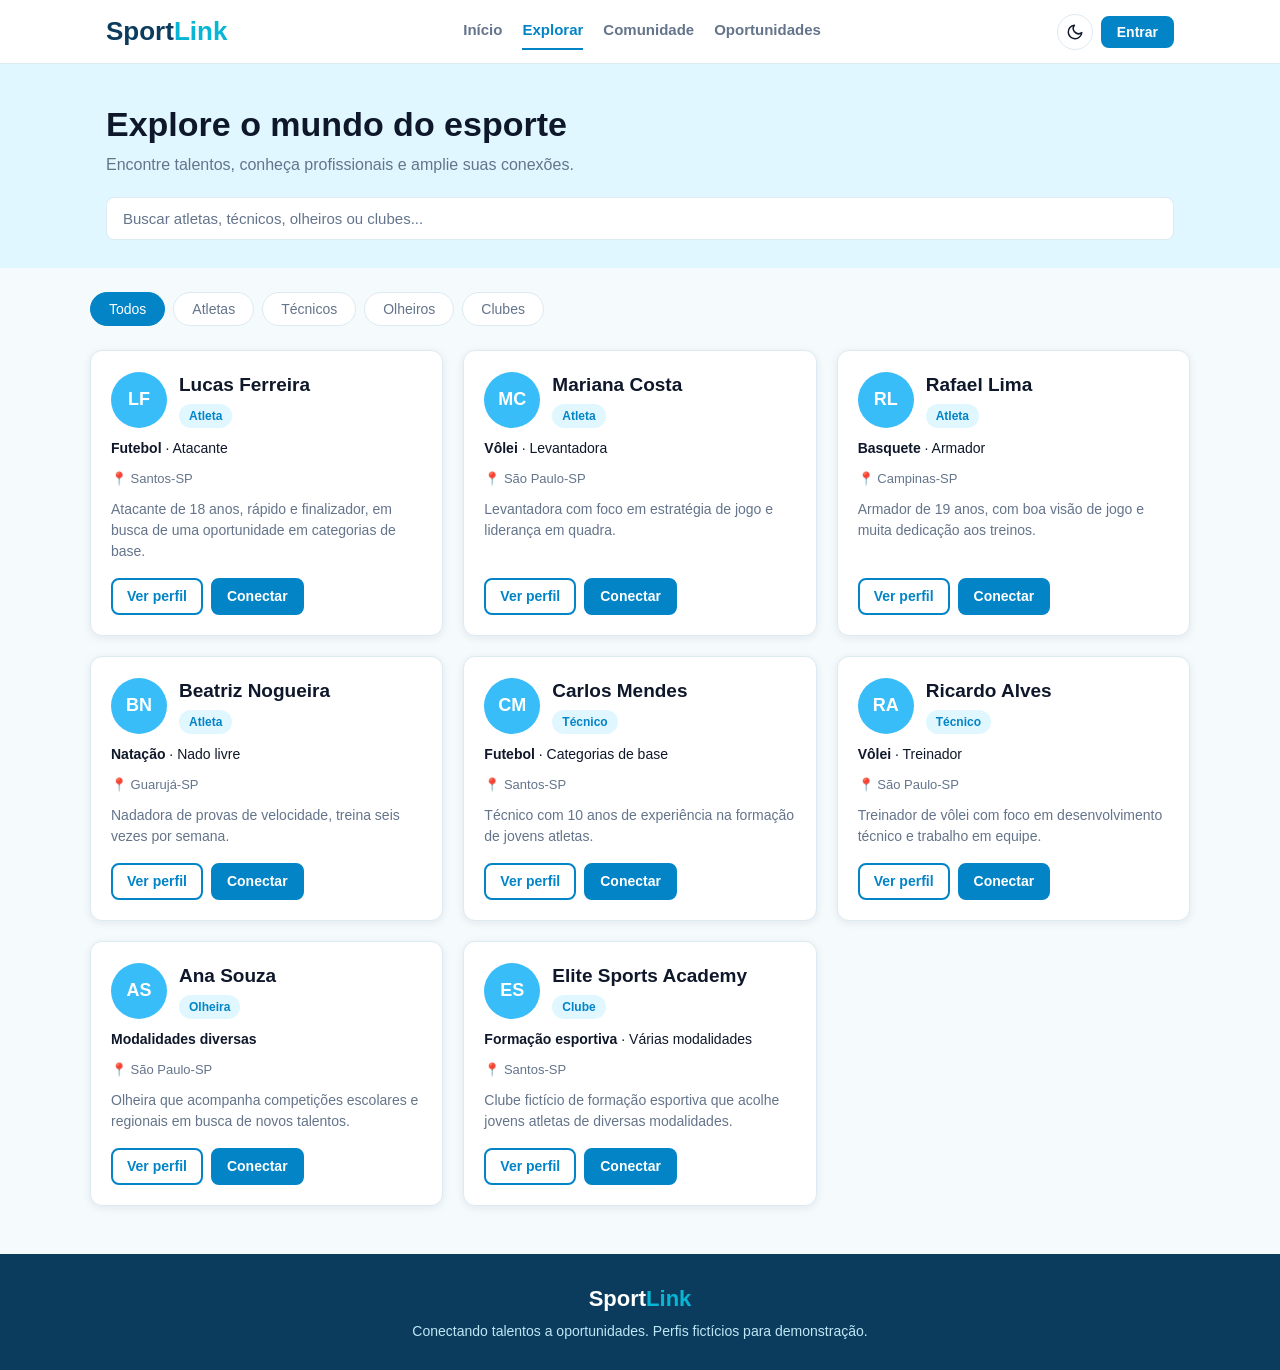
<file: explorar.html>
<!DOCTYPE html>
<html lang="pt-BR">
<head>
    <meta charset="UTF-8">
    <meta name="viewport" content="width=device-width, initial-scale=1.0">
    <title>Explorar - SportLink</title>
    <script>
        // aplica o tema salvo antes de desenhar a página
        if (localStorage.getItem("tema") === "escuro") {
            document.documentElement.setAttribute("data-theme", "dark");
        }
    </script>
    <link rel="stylesheet" href="style.css">
    <script src="script.js" defer></script>
</head>
<body>

    <!-- CABEÇALHO -->
    <header class="cabecalho">
        <div class="cabecalho-conteudo">
            <a href="index.html" class="logo">Sport<span>Link</span></a>
            <button class="botao-menu" id="botaoMenu">☰</button>
            <nav class="navegacao" id="menuNavegacao">
                <a href="index.html" class="link-menu">Início</a>
                <a href="explorar.html" class="link-menu ativo">Explorar</a>
                <a href="feed.html" class="link-menu">Comunidade</a>
                <a href="oportunidades.html" class="link-menu">Oportunidades</a>
            </nav>
            <div class="botoes-cabecalho">
                <button class="botao-tema" id="botaoTema" type="button" aria-label="Alternar tema claro/escuro" title="Alternar tema">
                    <svg class="icone-lua" viewBox="0 0 24 24"><path d="M21 12.8A9 9 0 1 1 11.2 3a7 7 0 0 0 9.8 9.8z"></path></svg>
                    <svg class="icone-sol" viewBox="0 0 24 24"><circle cx="12" cy="12" r="4"></circle><path d="M12 2v2M12 20v2M4.9 4.9l1.4 1.4M17.7 17.7l1.4 1.4M2 12h2M20 12h2M4.9 19.1l1.4-1.4M17.7 6.3l1.4-1.4"></path></svg>
                </button>
                <button class="botao botao-pequeno" id="botaoEntrar">Entrar</button>
                <div class="area-usuario escondido" id="areaUsuario">
                    <a href="perfil.html" class="link-usuario" id="linkUsuario"><span id="nomeUsuario"></span><small id="tipoUsuario"></small></a>
                    <button class="botao botao-contorno botao-pequeno" id="botaoSair">Sair</button>
                </div>
            </div>
        </div>
    </header>

    <main>
        <section class="topo-pagina">
            <div class="container">
                <h1>Explore o mundo do esporte</h1>
                <p>Encontre talentos, conheça profissionais e amplie suas conexões.</p>
                <input type="text" id="buscaPessoas" class="campo-texto" placeholder="Buscar atletas, técnicos, olheiros ou clubes...">
            </div>
        </section>

        <section class="container secao" style="padding-top: 8px;">
            <!-- FILTROS -->
            <div class="filtros">
                <button class="filtro filtro-pessoa ativo" data-filtro="todos">Todos</button>
                <button class="filtro filtro-pessoa" data-filtro="atleta">Atletas</button>
                <button class="filtro filtro-pessoa" data-filtro="tecnico">Técnicos</button>
                <button class="filtro filtro-pessoa" data-filtro="olheiro">Olheiros</button>
                <button class="filtro filtro-pessoa" data-filtro="clube">Clubes</button>
            </div>

            <!-- CARDS (perfis fictícios) -->
            <div class="grade">

                <article class="card card-pessoa" data-tipo="atleta">
                    <div class="pessoa-topo">
                        <div class="avatar">LF</div>
                        <div>
                            <h3>Lucas Ferreira</h3>
                            <span class="etiqueta">Atleta</span>
                        </div>
                    </div>
                    <p class="info"><strong>Futebol</strong> · Atacante</p>
                    <p class="legenda">📍 Santos-SP</p>
                    <p class="descricao">Atacante de 18 anos, rápido e finalizador, em busca de uma oportunidade em categorias de base.</p>
                    <div class="botoes-card">
                        <a href="perfil.html?id=lucas" class="botao botao-contorno botao-pequeno">Ver perfil</a>
                        <button class="botao botao-pequeno botao-conectar">Conectar</button>
                    </div>
                </article>

                <article class="card card-pessoa" data-tipo="atleta">
                    <div class="pessoa-topo">
                        <div class="avatar">MC</div>
                        <div>
                            <h3>Mariana Costa</h3>
                            <span class="etiqueta">Atleta</span>
                        </div>
                    </div>
                    <p class="info"><strong>Vôlei</strong> · Levantadora</p>
                    <p class="legenda">📍 São Paulo-SP</p>
                    <p class="descricao">Levantadora com foco em estratégia de jogo e liderança em quadra.</p>
                    <div class="botoes-card">
                        <a href="perfil.html?id=mariana" class="botao botao-contorno botao-pequeno">Ver perfil</a>
                        <button class="botao botao-pequeno botao-conectar">Conectar</button>
                    </div>
                </article>

                <article class="card card-pessoa" data-tipo="atleta">
                    <div class="pessoa-topo">
                        <div class="avatar">RL</div>
                        <div>
                            <h3>Rafael Lima</h3>
                            <span class="etiqueta">Atleta</span>
                        </div>
                    </div>
                    <p class="info"><strong>Basquete</strong> · Armador</p>
                    <p class="legenda">📍 Campinas-SP</p>
                    <p class="descricao">Armador de 19 anos, com boa visão de jogo e muita dedicação aos treinos.</p>
                    <div class="botoes-card">
                        <a href="perfil.html?id=rafael" class="botao botao-contorno botao-pequeno">Ver perfil</a>
                        <button class="botao botao-pequeno botao-conectar">Conectar</button>
                    </div>
                </article>

                <article class="card card-pessoa" data-tipo="atleta">
                    <div class="pessoa-topo">
                        <div class="avatar">BN</div>
                        <div>
                            <h3>Beatriz Nogueira</h3>
                            <span class="etiqueta">Atleta</span>
                        </div>
                    </div>
                    <p class="info"><strong>Natação</strong> · Nado livre</p>
                    <p class="legenda">📍 Guarujá-SP</p>
                    <p class="descricao">Nadadora de provas de velocidade, treina seis vezes por semana.</p>
                    <div class="botoes-card">
                        <a href="perfil.html?id=beatriz" class="botao botao-contorno botao-pequeno">Ver perfil</a>
                        <button class="botao botao-pequeno botao-conectar">Conectar</button>
                    </div>
                </article>

                <article class="card card-pessoa" data-tipo="tecnico">
                    <div class="pessoa-topo">
                        <div class="avatar">CM</div>
                        <div>
                            <h3>Carlos Mendes</h3>
                            <span class="etiqueta">Técnico</span>
                        </div>
                    </div>
                    <p class="info"><strong>Futebol</strong> · Categorias de base</p>
                    <p class="legenda">📍 Santos-SP</p>
                    <p class="descricao">Técnico com 10 anos de experiência na formação de jovens atletas.</p>
                    <div class="botoes-card">
                        <a href="perfil.html?id=carlos" class="botao botao-contorno botao-pequeno">Ver perfil</a>
                        <button class="botao botao-pequeno botao-conectar">Conectar</button>
                    </div>
                </article>

                <article class="card card-pessoa" data-tipo="tecnico">
                    <div class="pessoa-topo">
                        <div class="avatar">RA</div>
                        <div>
                            <h3>Ricardo Alves</h3>
                            <span class="etiqueta">Técnico</span>
                        </div>
                    </div>
                    <p class="info"><strong>Vôlei</strong> · Treinador</p>
                    <p class="legenda">📍 São Paulo-SP</p>
                    <p class="descricao">Treinador de vôlei com foco em desenvolvimento técnico e trabalho em equipe.</p>
                    <div class="botoes-card">
                        <a href="perfil.html?id=ricardo" class="botao botao-contorno botao-pequeno">Ver perfil</a>
                        <button class="botao botao-pequeno botao-conectar">Conectar</button>
                    </div>
                </article>

                <article class="card card-pessoa" data-tipo="olheiro">
                    <div class="pessoa-topo">
                        <div class="avatar">AS</div>
                        <div>
                            <h3>Ana Souza</h3>
                            <span class="etiqueta">Olheira</span>
                        </div>
                    </div>
                    <p class="info"><strong>Modalidades diversas</strong></p>
                    <p class="legenda">📍 São Paulo-SP</p>
                    <p class="descricao">Olheira que acompanha competições escolares e regionais em busca de novos talentos.</p>
                    <div class="botoes-card">
                        <a href="perfil.html?id=ana" class="botao botao-contorno botao-pequeno">Ver perfil</a>
                        <button class="botao botao-pequeno botao-conectar">Conectar</button>
                    </div>
                </article>

                <article class="card card-pessoa" data-tipo="clube">
                    <div class="pessoa-topo">
                        <div class="avatar">ES</div>
                        <div>
                            <h3>Elite Sports Academy</h3>
                            <span class="etiqueta">Clube</span>
                        </div>
                    </div>
                    <p class="info"><strong>Formação esportiva</strong> · Várias modalidades</p>
                    <p class="legenda">📍 Santos-SP</p>
                    <p class="descricao">Clube fictício de formação esportiva que acolhe jovens atletas de diversas modalidades.</p>
                    <div class="botoes-card">
                        <a href="perfil.html?id=elite" class="botao botao-contorno botao-pequeno">Ver perfil</a>
                        <button class="botao botao-pequeno botao-conectar">Conectar</button>
                    </div>
                </article>

            </div>

            <p id="mensagemVazia" class="mensagem-vazia escondido">Nenhum resultado encontrado. Tente outra busca.</p>
        </section>
    </main>

    <!-- RODAPÉ -->
    <footer class="rodape">
        <div class="logo">Sport<span>Link</span></div>
        <p>Conectando talentos a oportunidades. Perfis fictícios para demonstração.</p>
    </footer>

</body>
</html>
</file>
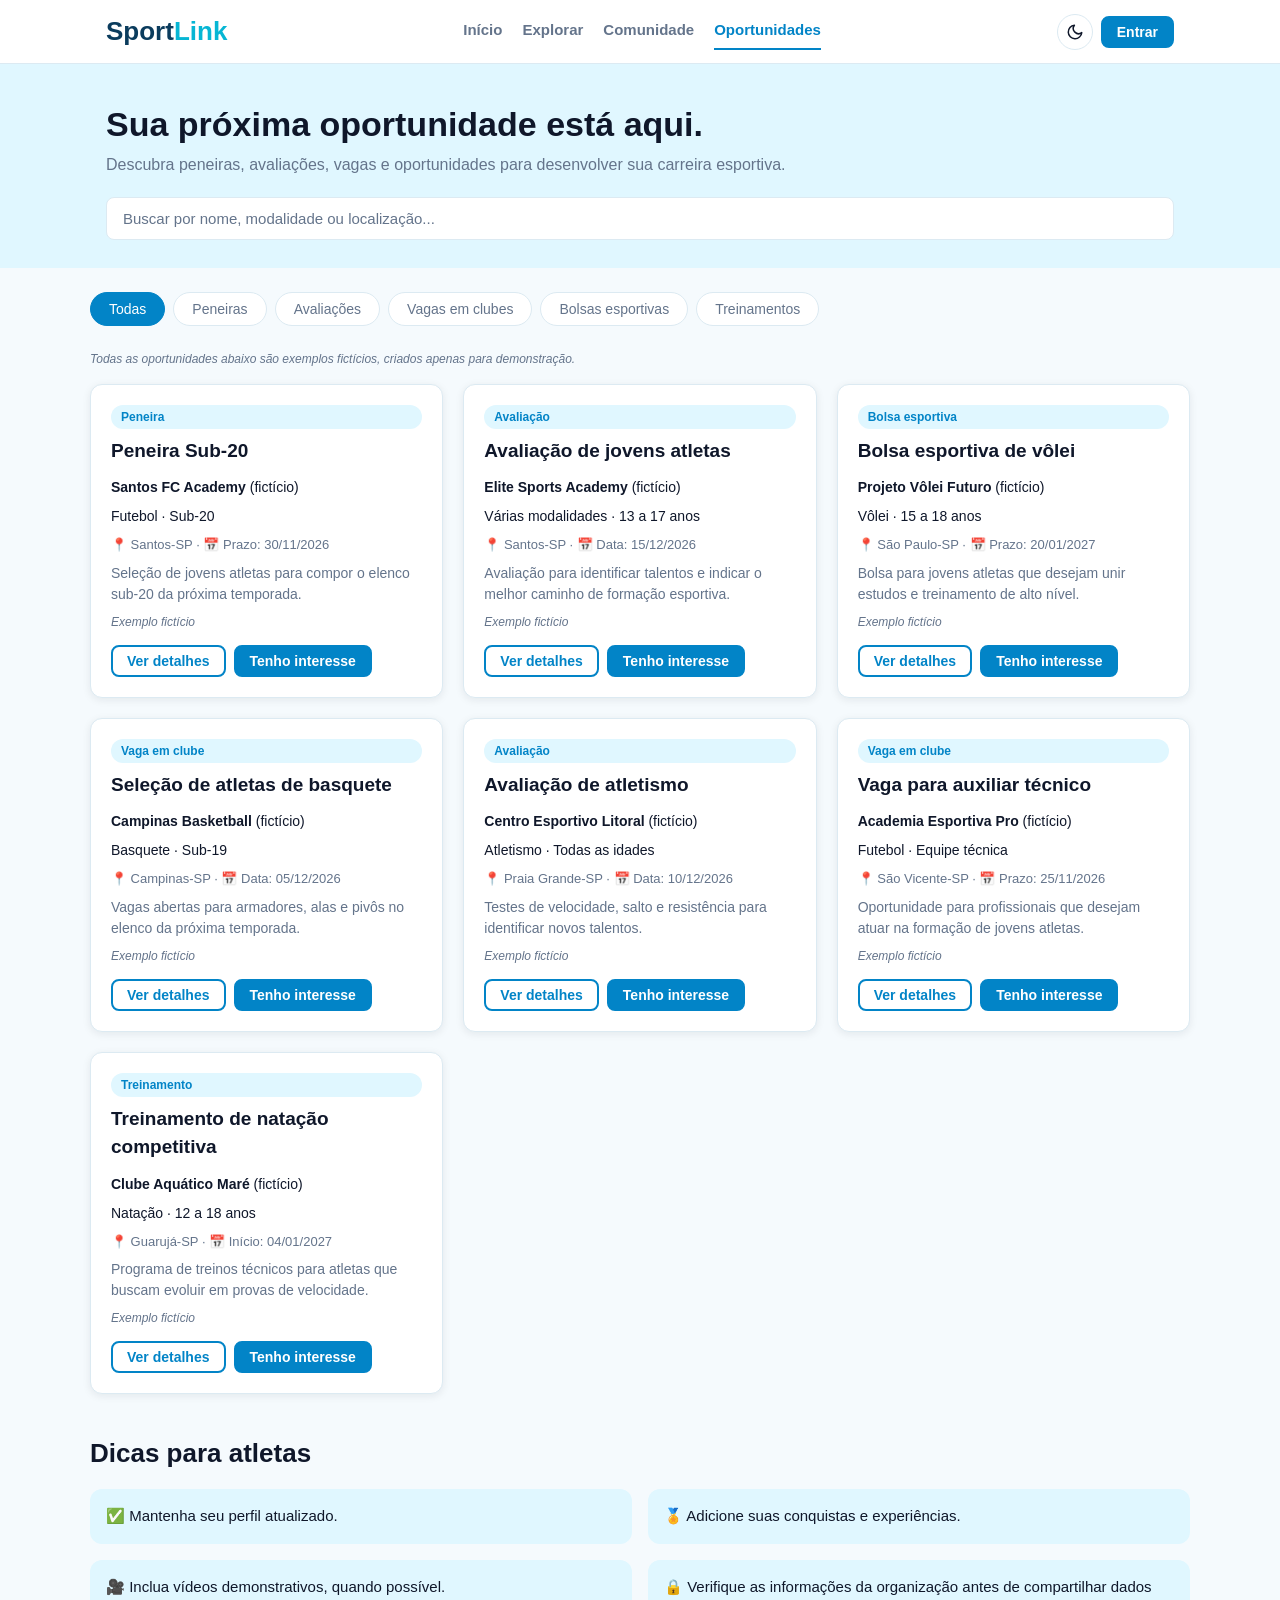
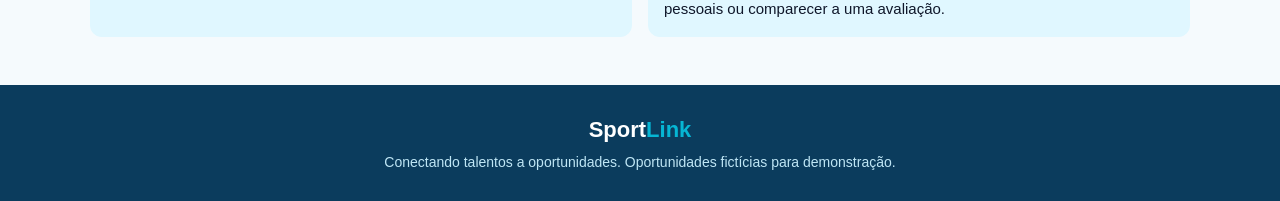
<file: oportunidades.html>
<!DOCTYPE html>
<html lang="pt-BR">
<head>
    <meta charset="UTF-8">
    <meta name="viewport" content="width=device-width, initial-scale=1.0">
    <title>Oportunidades - SportLink</title>
    <script>
        // aplica o tema salvo antes de desenhar a página
        if (localStorage.getItem("tema") === "escuro") {
            document.documentElement.setAttribute("data-theme", "dark");
        }
    </script>
    <link rel="stylesheet" href="style.css">
    <script src="script.js" defer></script>
</head>
<body>

    <!-- CABEÇALHO -->
    <header class="cabecalho">
        <div class="cabecalho-conteudo">
            <a href="index.html" class="logo">Sport<span>Link</span></a>
            <button class="botao-menu" id="botaoMenu">☰</button>
            <nav class="navegacao" id="menuNavegacao">
                <a href="index.html" class="link-menu">Início</a>
                <a href="explorar.html" class="link-menu">Explorar</a>
                <a href="feed.html" class="link-menu">Comunidade</a>
                <a href="oportunidades.html" class="link-menu ativo">Oportunidades</a>
            </nav>
            <div class="botoes-cabecalho">
                <button class="botao-tema" id="botaoTema" type="button" aria-label="Alternar tema claro/escuro" title="Alternar tema">
                    <svg class="icone-lua" viewBox="0 0 24 24"><path d="M21 12.8A9 9 0 1 1 11.2 3a7 7 0 0 0 9.8 9.8z"></path></svg>
                    <svg class="icone-sol" viewBox="0 0 24 24"><circle cx="12" cy="12" r="4"></circle><path d="M12 2v2M12 20v2M4.9 4.9l1.4 1.4M17.7 17.7l1.4 1.4M2 12h2M20 12h2M4.9 19.1l1.4-1.4M17.7 6.3l1.4-1.4"></path></svg>
                </button>
                <button class="botao botao-pequeno" id="botaoEntrar">Entrar</button>
                <div class="area-usuario escondido" id="areaUsuario">
                    <a href="perfil.html" class="link-usuario" id="linkUsuario"><span id="nomeUsuario"></span><small id="tipoUsuario"></small></a>
                    <button class="botao botao-contorno botao-pequeno" id="botaoSair">Sair</button>
                </div>
            </div>
        </div>
    </header>

    <main>
        <section class="topo-pagina">
            <div class="container">
                <h1>Sua próxima oportunidade está aqui.</h1>
                <p>Descubra peneiras, avaliações, vagas e oportunidades para desenvolver sua carreira esportiva.</p>
                <input type="text" id="buscaOportunidades" class="campo-texto" placeholder="Buscar por nome, modalidade ou localização...">
            </div>
        </section>

        <section class="container secao" style="padding-top: 8px;">
            <!-- FILTROS -->
            <div class="filtros">
                <button class="filtro filtro-oportunidade ativo" data-filtro="todas">Todas</button>
                <button class="filtro filtro-oportunidade" data-filtro="peneira">Peneiras</button>
                <button class="filtro filtro-oportunidade" data-filtro="avaliacao">Avaliações</button>
                <button class="filtro filtro-oportunidade" data-filtro="vaga">Vagas em clubes</button>
                <button class="filtro filtro-oportunidade" data-filtro="bolsa">Bolsas esportivas</button>
                <button class="filtro filtro-oportunidade" data-filtro="treinamento">Treinamentos</button>
            </div>

            <p class="aviso-ficticio" style="margin-bottom: 16px;">Todas as oportunidades abaixo são exemplos fictícios, criados apenas para demonstração.</p>

            <!-- CARDS DE OPORTUNIDADES -->
            <div class="grade">

                <article class="card card-oportunidade" data-categoria="peneira"
                    data-detalhes="Peneira para atletas de 18 a 20 anos. Levar documento com foto, chuteira e uniforme de treino. Inscrição gratuita e avaliação feita por comissão técnica.">
                    <span class="etiqueta">Peneira</span>
                    <h3>Peneira Sub-20</h3>
                    <p class="info"><strong>Santos FC Academy</strong> (fictício)</p>
                    <p class="info">Futebol · Sub-20</p>
                    <p class="legenda">📍 Santos-SP · 📅 Prazo: 30/11/2026</p>
                    <p class="descricao">Seleção de jovens atletas para compor o elenco sub-20 da próxima temporada.</p>
                    <p class="aviso-ficticio">Exemplo fictício</p>
                    <div class="botoes-card">
                        <button class="botao botao-contorno botao-pequeno botao-detalhes">Ver detalhes</button>
                        <button class="botao botao-pequeno botao-interesse">Tenho interesse</button>
                    </div>
                </article>

                <article class="card card-oportunidade" data-categoria="avaliacao"
                    data-detalhes="Avaliação técnica e física para jovens de 13 a 17 anos de diferentes modalidades. Haverá testes de velocidade, coordenação e fundamentos esportivos.">
                    <span class="etiqueta">Avaliação</span>
                    <h3>Avaliação de jovens atletas</h3>
                    <p class="info"><strong>Elite Sports Academy</strong> (fictício)</p>
                    <p class="info">Várias modalidades · 13 a 17 anos</p>
                    <p class="legenda">📍 Santos-SP · 📅 Data: 15/12/2026</p>
                    <p class="descricao">Avaliação para identificar talentos e indicar o melhor caminho de formação esportiva.</p>
                    <p class="aviso-ficticio">Exemplo fictício</p>
                    <div class="botoes-card">
                        <button class="botao botao-contorno botao-pequeno botao-detalhes">Ver detalhes</button>
                        <button class="botao botao-pequeno botao-interesse">Tenho interesse</button>
                    </div>
                </article>

                <article class="card card-oportunidade" data-categoria="bolsa"
                    data-detalhes="Bolsa de estudos e treinamento para atletas de vôlei de 15 a 18 anos. Inclui treinos diários, acompanhamento escolar e material esportivo.">
                    <span class="etiqueta">Bolsa esportiva</span>
                    <h3>Bolsa esportiva de vôlei</h3>
                    <p class="info"><strong>Projeto Vôlei Futuro</strong> (fictício)</p>
                    <p class="info">Vôlei · 15 a 18 anos</p>
                    <p class="legenda">📍 São Paulo-SP · 📅 Prazo: 20/01/2027</p>
                    <p class="descricao">Bolsa para jovens atletas que desejam unir estudos e treinamento de alto nível.</p>
                    <p class="aviso-ficticio">Exemplo fictício</p>
                    <div class="botoes-card">
                        <button class="botao botao-contorno botao-pequeno botao-detalhes">Ver detalhes</button>
                        <button class="botao botao-pequeno botao-interesse">Tenho interesse</button>
                    </div>
                </article>

                <article class="card card-oportunidade" data-categoria="vaga"
                    data-detalhes="Seleção de atletas de basquete para o time sub-19. Serão avaliados fundamentos, condicionamento e trabalho em equipe em jogos-treino.">
                    <span class="etiqueta">Vaga em clube</span>
                    <h3>Seleção de atletas de basquete</h3>
                    <p class="info"><strong>Campinas Basketball</strong> (fictício)</p>
                    <p class="info">Basquete · Sub-19</p>
                    <p class="legenda">📍 Campinas-SP · 📅 Data: 05/12/2026</p>
                    <p class="descricao">Vagas abertas para armadores, alas e pivôs no elenco da próxima temporada.</p>
                    <p class="aviso-ficticio">Exemplo fictício</p>
                    <div class="botoes-card">
                        <button class="botao botao-contorno botao-pequeno botao-detalhes">Ver detalhes</button>
                        <button class="botao botao-pequeno botao-interesse">Tenho interesse</button>
                    </div>
                </article>

                <article class="card card-oportunidade" data-categoria="avaliacao"
                    data-detalhes="Avaliação de atletismo com provas de velocidade, salto e arremesso. Os participantes receberão um relatório com pontos fortes e pontos a melhorar.">
                    <span class="etiqueta">Avaliação</span>
                    <h3>Avaliação de atletismo</h3>
                    <p class="info"><strong>Centro Esportivo Litoral</strong> (fictício)</p>
                    <p class="info">Atletismo · Todas as idades</p>
                    <p class="legenda">📍 Praia Grande-SP · 📅 Data: 10/12/2026</p>
                    <p class="descricao">Testes de velocidade, salto e resistência para identificar novos talentos.</p>
                    <p class="aviso-ficticio">Exemplo fictício</p>
                    <div class="botoes-card">
                        <button class="botao botao-contorno botao-pequeno botao-detalhes">Ver detalhes</button>
                        <button class="botao botao-pequeno botao-interesse">Tenho interesse</button>
                    </div>
                </article>

                <article class="card card-oportunidade" data-categoria="vaga"
                    data-detalhes="Vaga para auxiliar técnico em escolinha de formação. Requisitos: curso de educação física ou experiência comprovada com treinos de base.">
                    <span class="etiqueta">Vaga em clube</span>
                    <h3>Vaga para auxiliar técnico</h3>
                    <p class="info"><strong>Academia Esportiva Pro</strong> (fictício)</p>
                    <p class="info">Futebol · Equipe técnica</p>
                    <p class="legenda">📍 São Vicente-SP · 📅 Prazo: 25/11/2026</p>
                    <p class="descricao">Oportunidade para profissionais que desejam atuar na formação de jovens atletas.</p>
                    <p class="aviso-ficticio">Exemplo fictício</p>
                    <div class="botoes-card">
                        <button class="botao botao-contorno botao-pequeno botao-detalhes">Ver detalhes</button>
                        <button class="botao botao-pequeno botao-interesse">Tenho interesse</button>
                    </div>
                </article>

                <article class="card card-oportunidade" data-categoria="treinamento"
                    data-detalhes="Programa de treinamento de natação com aulas técnicas três vezes por semana, indicado para atletas que querem melhorar o tempo em provas de velocidade.">
                    <span class="etiqueta">Treinamento</span>
                    <h3>Treinamento de natação competitiva</h3>
                    <p class="info"><strong>Clube Aquático Maré</strong> (fictício)</p>
                    <p class="info">Natação · 12 a 18 anos</p>
                    <p class="legenda">📍 Guarujá-SP · 📅 Início: 04/01/2027</p>
                    <p class="descricao">Programa de treinos técnicos para atletas que buscam evoluir em provas de velocidade.</p>
                    <p class="aviso-ficticio">Exemplo fictício</p>
                    <div class="botoes-card">
                        <button class="botao botao-contorno botao-pequeno botao-detalhes">Ver detalhes</button>
                        <button class="botao botao-pequeno botao-interesse">Tenho interesse</button>
                    </div>
                </article>

            </div>

            <p id="mensagemVaziaOportunidades" class="mensagem-vazia escondido">Nenhuma oportunidade encontrada. Tente outra busca.</p>

            <!-- DICAS -->
            <div class="dicas">
                <h2>Dicas para atletas</h2>
                <div class="grade-dicas">
                    <div class="dica">✅ Mantenha seu perfil atualizado.</div>
                    <div class="dica">🏅 Adicione suas conquistas e experiências.</div>
                    <div class="dica">🎥 Inclua vídeos demonstrativos, quando possível.</div>
                    <div class="dica">🔒 Verifique as informações da organização antes de compartilhar dados pessoais ou comparecer a uma avaliação.</div>
                </div>
            </div>
        </section>
    </main>

    <!-- RODAPÉ -->
    <footer class="rodape">
        <div class="logo">Sport<span>Link</span></div>
        <p>Conectando talentos a oportunidades. Oportunidades fictícias para demonstração.</p>
    </footer>

</body>
</html>
</file>
<file: style.css>
/* =====================================================
   SPORTLINK - ARQUIVO DE ESTILOS (compartilhado)
   ===================================================== */

/* ---------- VARIÁVEIS DE CORES ---------- */
:root {
    --azul-principal: #38BDF8;
    --azul-destaque: #0284C7;
    --ciano: #06B6D4;
    --azul-claro: #E0F7FF;
    --fundo: #F5FAFD;
    --branco: #FFFFFF;
    --texto: #0F172A;
    --texto-secundario: #64748B;
    --borda: #DCEAF2;
    --sucesso: #16A34A;
    --erro: #DC2626;

    --fonte: Arial, sans-serif;
    --raio: 12px;
    --espaco: 16px;
    --sombra: 0 2px 8px rgba(15, 23, 42, 0.08);

    /* variáveis que mudam entre tema claro e escuro */
    --superficie: #FFFFFF;      /* cards, cabeçalho, campos */
    --azul-texto: #0284C7;      /* links e textos azuis */
    --cor-logo: #0B3C5D;
    --cor-rodape: #0B3C5D;
    --cor-chamada: #0284C7;
    --fundo-modal: rgba(15, 23, 42, 0.5);
}

/* ---------- TEMA ESCURO ---------- */
/* Quando o <html> recebe data-theme="dark", estas cores substituem as do :root */
[data-theme="dark"] {
    --fundo: #0B1220;
    --superficie: #17263B;
    --azul-claro: #1B2F47;
    --azul-principal: #0EA5E9;
    --azul-texto: #38BDF8;
    --ciano: #22D3EE;
    --texto: #F1F5F9;
    --texto-secundario: #94A3B8;
    --borda: #263B52;
    --sucesso: #4ADE80;
    --erro: #F87171;
    --cor-logo: #F1F5F9;
    --cor-rodape: #111C2E;
    --cor-chamada: #111C2E;
    --fundo-modal: rgba(0, 0, 0, 0.65);
    --sombra: 0 2px 8px rgba(0, 0, 0, 0.35);
}

[data-theme="dark"] .avatar {
    color: #0B1220;
}

/* no escuro o botão azul é claro, então o texto fica escuro (melhor leitura) */
[data-theme="dark"] .botao:not(.botao-contorno) {
    color: #0B1220;
}

[data-theme="dark"] .botao.ativado {
    color: #0B1220;
}

[data-theme="dark"] .botao:hover {
    background-color: var(--ciano);
    border-color: var(--ciano);
    color: #0B1220;
}

[data-theme="dark"] .botao-contorno:hover {
    background-color: var(--azul-claro);
    border-color: var(--azul-principal);
    color: var(--azul-texto);
}

[data-theme="dark"] .chamada-final {
    border-top: 1px solid var(--borda);
    border-bottom: 1px solid var(--borda);
}

/* transição suave ao trocar de tema */
body,
.cabecalho,
.card,
.botao,
.campo-texto,
.filtro,
.modalidade,
.hero,
.topo-pagina,
.rodape,
.chamada-final,
.modal,
.dica,
.numero-box,
.botao-acao,
.comentario,
.etiqueta {
    transition: background-color 0.3s ease, color 0.3s ease, border-color 0.3s ease;
}

/* ---------- ESTILOS GERAIS ---------- */
* {
    margin: 0;
    padding: 0;
    box-sizing: border-box;
}

body {
    font-family: var(--fonte);
    background-color: var(--fundo);
    color: var(--texto);
    font-size: 16px;
    line-height: 1.5;
}

a {
    color: var(--azul-texto);
    text-decoration: none;
}

img {
    max-width: 100%;
    display: block;
}

h1 {
    font-size: 40px;
    font-weight: bold;
    line-height: 1.2;
}

h2 {
    font-size: 26px;
    margin-bottom: 8px;
}

h3 {
    font-size: 19px;
    margin-bottom: 4px;
}

.container {
    width: 100%;
    max-width: 1100px;
    margin: 0 auto;
    padding: 0 var(--espaco);
}

.secao {
    padding: 48px 0;
}

.titulo-secao {
    text-align: center;
    margin-bottom: 28px;
}

.legenda {
    font-size: 13px;
    color: var(--texto-secundario);
}

.escondido {
    display: none !important;
}

/* ---------- CABEÇALHO E NAVEGAÇÃO ---------- */
.cabecalho {
    background-color: var(--superficie);
    border-bottom: 1px solid var(--borda);
    position: sticky;
    top: 0;
    z-index: 10;
}

.cabecalho-conteudo {
    display: flex;
    align-items: center;
    justify-content: space-between;
    gap: 16px;
    padding: 12px var(--espaco);
    max-width: 1100px;
    margin: 0 auto;
}

.logo {
    font-size: 26px;
    font-weight: bold;
    color: var(--cor-logo);
}

.logo span {
    color: var(--ciano);
}

.navegacao {
    display: flex;
    align-items: center;
    gap: 20px;
}

.navegacao a.link-menu {
    color: var(--texto-secundario);
    font-weight: bold;
    font-size: 15px;
    padding: 6px 0;
    border-bottom: 2px solid transparent;
}

.navegacao a.link-menu:hover,
.navegacao a.link-menu.ativo {
    color: var(--azul-texto);
    border-bottom-color: var(--azul-texto);
}

.botoes-cabecalho {
    display: flex;
    gap: 8px;
}

.botao-menu {
    display: none;
    background: none;
    border: 1px solid var(--borda);
    border-radius: 8px;
    font-size: 22px;
    padding: 2px 10px;
    cursor: pointer;
}

/* ---------- BOTÕES ---------- */
.botao {
    display: inline-block;
    background-color: var(--azul-texto);
    color: var(--branco);
    border: 2px solid var(--azul-destaque);
    padding: 10px 20px;
    border-radius: 8px;
    font-size: 15px;
    font-weight: bold;
    font-family: var(--fonte);
    cursor: pointer;
}

.botao:hover {
    background-color: var(--ciano);
    border-color: var(--ciano);
}

.botao-contorno {
    background-color: var(--superficie);
    color: var(--azul-texto);
}

.botao-contorno:hover {
    background-color: var(--azul-claro);
    border-color: var(--azul-texto);
    color: var(--azul-texto);
}

.botao-pequeno {
    padding: 6px 14px;
    font-size: 14px;
}

/* Estado dos botões depois de clicar (Conectado / Interesse) */
.botao.ativado {
    background-color: var(--sucesso);
    border-color: var(--sucesso);
    color: var(--branco);
}

/* ---------- FORMULÁRIOS ---------- */
.campo-texto {
    width: 100%;
    padding: 12px 16px;
    border: 1px solid var(--borda);
    border-radius: 8px;
    font-size: 15px;
    font-family: var(--fonte);
    background-color: var(--superficie);
    color: var(--texto);
}

.campo-texto:focus {
    outline: 2px solid var(--azul-principal);
    border-color: var(--azul-principal);
}

textarea.campo-texto {
    resize: vertical;
    min-height: 70px;
}

/* ---------- FILTROS ---------- */
.filtros {
    display: flex;
    flex-wrap: wrap;
    gap: 8px;
    margin: 16px 0 24px 0;
}

.filtro {
    background-color: var(--superficie);
    border: 1px solid var(--borda);
    color: var(--texto-secundario);
    padding: 8px 18px;
    border-radius: 20px;
    font-size: 14px;
    font-family: var(--fonte);
    cursor: pointer;
}

.filtro:hover {
    background-color: var(--azul-claro);
    color: var(--azul-texto);
}

.filtro.ativo {
    background-color: var(--azul-texto);
    border-color: var(--azul-texto);
    color: var(--branco);
}

/* ---------- CARDS ---------- */
.card {
    background-color: var(--superficie);
    border: 1px solid var(--borda);
    border-radius: var(--raio);
    box-shadow: var(--sombra);
    padding: 20px;
}

.card:hover {
    border-color: var(--azul-principal);
}

.grade {
    display: grid;
    grid-template-columns: repeat(3, 1fr);
    gap: 20px;
}

.avatar {
    width: 56px;
    height: 56px;
    border-radius: 50%;
    background-color: var(--azul-principal);
    color: var(--branco);
    font-weight: bold;
    font-size: 18px;
    display: flex;
    align-items: center;
    justify-content: center;
    flex-shrink: 0;
}

.avatar-pequeno {
    width: 40px;
    height: 40px;
    font-size: 14px;
}

.etiqueta {
    display: inline-block;
    background-color: var(--azul-claro);
    color: var(--azul-texto);
    font-size: 12px;
    font-weight: bold;
    padding: 3px 10px;
    border-radius: 12px;
}

.mensagem-vazia {
    text-align: center;
    color: var(--texto-secundario);
    padding: 30px;
}

/* ---------- PÁGINA INICIAL ---------- */
.hero {
    background-color: var(--azul-claro);
    padding: 56px 0;
}

.hero-conteudo {
    display: grid;
    grid-template-columns: 1fr 1fr;
    gap: 32px;
    align-items: center;
}

.hero p {
    color: var(--texto-secundario);
    font-size: 18px;
    margin: 16px 0 24px 0;
}

.hero-botoes {
    display: flex;
    flex-wrap: wrap;
    gap: 12px;
}

.hero-imagem {
    width: 100%;
    height: 360px;
    object-fit: cover;
    border-radius: var(--raio);
    box-shadow: var(--sombra);
    background-color: var(--azul-principal);
}

.card-beneficio {
    text-align: center;
}

.icone {
    width: 56px;
    height: 56px;
    background-color: var(--azul-claro);
    border-radius: 50%;
    font-size: 26px;
    display: flex;
    align-items: center;
    justify-content: center;
    margin: 0 auto 12px auto;
}

.card-beneficio p {
    color: var(--texto-secundario);
    font-size: 15px;
}

.grade-modalidades {
    display: grid;
    grid-template-columns: repeat(4, 1fr);
    gap: 16px;
}

.modalidade {
    background-color: var(--superficie);
    border: 1px solid var(--borda);
    border-radius: var(--raio);
    padding: 20px;
    text-align: center;
    font-weight: bold;
}

.modalidade:hover {
    background-color: var(--azul-claro);
    color: var(--azul-texto);
}

.modalidade span {
    display: block;
    font-size: 30px;
    margin-bottom: 6px;
}

.chamada-final {
    background-color: var(--azul-texto);
    color: var(--branco);
    text-align: center;
    padding: 56px 16px;
}

.chamada-final h2 {
    font-size: 30px;
    margin-bottom: 20px;
}

.chamada-final .botao {
    background-color: #FFFFFF;
    color: #0284C7;
    border-color: #FFFFFF;
}

.chamada-final .botao:hover {
    background-color: var(--azul-claro);
}

.rodape {
    background-color: var(--cor-rodape);
    color: var(--branco);
    text-align: center;
    padding: 28px 16px;
    font-size: 14px;
}

.rodape .logo {
    color: var(--branco);
    font-size: 22px;
}

.rodape p {
    margin-top: 6px;
    color: #BFE6F5;
}

/* ---------- PÁGINAS INTERNAS (Explorar / Oportunidades) ---------- */
.topo-pagina {
    background-color: var(--azul-claro);
    padding: 40px 0 28px 0;
}

.topo-pagina h1 {
    font-size: 34px;
}

.topo-pagina p {
    color: var(--texto-secundario);
    margin: 8px 0 20px 0;
}

.card-pessoa {
    display: flex;
    flex-direction: column;
    gap: 10px;
}

.pessoa-topo {
    display: flex;
    align-items: center;
    gap: 12px;
}

.card-pessoa p.descricao {
    color: var(--texto-secundario);
    font-size: 14px;
    flex-grow: 1;
}

.card-pessoa .info {
    font-size: 14px;
}

/* ---------- FEED ---------- */
.layout-feed {
    display: grid;
    grid-template-columns: 220px 1fr 300px;
    gap: 20px;
    padding: 24px var(--espaco);
    max-width: 1200px;
    margin: 0 auto;
    align-items: start;
}

.menu-lateral {
    position: sticky;
    top: 80px;
}

.menu-lateral a {
    display: block;
    color: var(--texto);
    padding: 10px 12px;
    border-radius: 8px;
    font-weight: bold;
    font-size: 15px;
}

.menu-lateral a:hover,
.menu-lateral a.ativo {
    background-color: var(--azul-claro);
    color: var(--azul-texto);
}

.criar-publicacao {
    margin-bottom: 20px;
}

.criar-linha {
    display: flex;
    gap: 12px;
    align-items: flex-start;
}

.criar-botao {
    text-align: right;
    margin-top: 10px;
}

.publicacao {
    margin-bottom: 20px;
}

.publicacao-topo {
    display: flex;
    align-items: center;
    gap: 12px;
    margin-bottom: 12px;
}

.publicacao-topo strong {
    display: block;
}

.texto-publicacao {
    margin-bottom: 12px;
}

.foto-publicacao {
    width: 100%;
    height: 280px;
    object-fit: cover;
    border-radius: 8px;
    margin-bottom: 12px;
    background-color: var(--azul-claro);
}

.contagem {
    padding-bottom: 8px;
    border-bottom: 1px solid var(--borda);
}

.acoes-publicacao {
    display: flex;
    gap: 8px;
    margin-top: 8px;
}

.botao-acao {
    flex: 1;
    background-color: var(--superficie);
    border: none;
    padding: 8px;
    border-radius: 8px;
    font-size: 14px;
    font-family: var(--fonte);
    color: var(--texto-secundario);
    cursor: pointer;
}

.botao-acao:hover {
    background-color: var(--azul-claro);
    color: var(--azul-texto);
}

.botao-acao.curtido {
    color: var(--azul-texto);
    font-weight: bold;
    background-color: var(--azul-claro);
}

.comentario {
    background-color: var(--fundo);
    border-radius: 8px;
    padding: 8px 12px;
    margin-top: 8px;
    font-size: 14px;
}

.coluna-lateral .card {
    margin-bottom: 20px;
}

.coluna-lateral h3 {
    margin-bottom: 12px;
}

.sugestao {
    display: flex;
    align-items: center;
    gap: 10px;
    margin-bottom: 12px;
}

.sugestao div.texto {
    flex-grow: 1;
    font-size: 14px;
}

.sugestao strong {
    display: block;
}

.item-oportunidade {
    padding: 8px 0;
    border-bottom: 1px solid var(--borda);
    font-size: 14px;
}

.item-oportunidade:last-child {
    border-bottom: none;
}

.barra {
    background-color: var(--azul-claro);
    height: 8px;
    border-radius: 4px;
    margin: 10px 0;
}

.barra div {
    background-color: var(--ciano);
    height: 8px;
    width: 70%;
    border-radius: 4px;
}

/* ---------- PERFIL ---------- */
.capa {
    width: 100%;
    height: 240px;
    object-fit: cover;
    border-radius: var(--raio) var(--raio) 0 0;
    background-color: var(--azul-principal);
}

.cabecalho-perfil {
    background-color: var(--superficie);
    border: 1px solid var(--borda);
    border-radius: 0 0 var(--raio) var(--raio);
    padding: 0 24px 24px 24px;
    margin-bottom: 20px;
}

.avatar-perfil {
    width: 120px;
    height: 120px;
    font-size: 40px;
    border: 5px solid var(--superficie);
    margin-top: -60px;
    margin-bottom: 10px;
}

.perfil-info {
    display: flex;
    justify-content: space-between;
    flex-wrap: wrap;
    gap: 16px;
}

.perfil-info h1 {
    font-size: 30px;
}

.perfil-info p.descricao-perfil {
    color: var(--texto-secundario);
    max-width: 600px;
    margin-top: 10px;
}

.perfil-botoes {
    display: flex;
    gap: 10px;
    align-items: flex-start;
    flex-wrap: wrap;
}

.estatisticas-perfil {
    display: flex;
    gap: 32px;
    margin-top: 20px;
    padding-top: 16px;
    border-top: 1px solid var(--borda);
}

.estatisticas-perfil strong {
    display: block;
    font-size: 22px;
    color: var(--azul-texto);
}

.grade-perfil {
    display: grid;
    grid-template-columns: 1fr 1fr;
    gap: 20px;
    margin-bottom: 40px;
}

.bloco-largo {
    grid-column: 1 / 3;
}

.lista-simples {
    list-style: none;
}

.lista-simples li {
    padding: 8px 0;
    border-bottom: 1px solid var(--borda);
    font-size: 15px;
}

.lista-simples li:last-child {
    border-bottom: none;
}

.numeros-estatisticas {
    display: grid;
    grid-template-columns: repeat(2, 1fr);
    gap: 12px;
    text-align: center;
}

.numero-box {
    background-color: var(--azul-claro);
    border-radius: 8px;
    padding: 12px;
}

.numero-box strong {
    display: block;
    font-size: 24px;
    color: var(--azul-texto);
}

.midia-grade {
    display: grid;
    grid-template-columns: repeat(3, 1fr);
    gap: 12px;
}

.midia-grade img {
    width: 100%;
    height: 150px;
    object-fit: cover;
    border-radius: 8px;
    background-color: var(--azul-claro);
}

/* ---------- OPORTUNIDADES ---------- */
.card-oportunidade {
    display: flex;
    flex-direction: column;
    gap: 8px;
}

.card-oportunidade p.descricao {
    color: var(--texto-secundario);
    font-size: 14px;
    flex-grow: 1;
}

.card-oportunidade .info {
    font-size: 14px;
}

.aviso-ficticio {
    font-size: 12px;
    color: var(--texto-secundario);
    font-style: italic;
}

.botoes-card {
    display: flex;
    gap: 8px;
    flex-wrap: wrap;
    margin-top: 6px;
}

.dicas {
    margin-top: 40px;
}

.grade-dicas {
    display: grid;
    grid-template-columns: repeat(2, 1fr);
    gap: 16px;
    margin-top: 16px;
}

.dica {
    background-color: var(--azul-claro);
    border-radius: var(--raio);
    padding: 16px;
    font-size: 15px;
}

/* ---------- LOGIN / CRIAR CONTA (janela) ---------- */
.area-usuario {
    display: flex;
    align-items: center;
    gap: 8px;
}

.link-usuario {
    display: flex;
    flex-direction: column;
    line-height: 1.2;
    font-weight: bold;
    font-size: 14px;
    color: var(--texto);
}

.link-usuario small {
    font-weight: normal;
    font-size: 12px;
    color: var(--texto-secundario);
}

/* botão de alternar tema (lua no claro, sol no escuro) */
.botao-tema {
    width: 36px;
    height: 36px;
    border-radius: 50%;
    border: 1px solid var(--borda);
    background-color: var(--superficie);
    color: var(--texto);
    cursor: pointer;
    display: flex;
    align-items: center;
    justify-content: center;
    flex-shrink: 0;
    transition: background-color 0.3s ease, color 0.3s ease, border-color 0.3s ease;
}

.botao-tema:hover {
    background-color: var(--azul-claro);
    border-color: var(--azul-principal);
}

.botao-tema svg {
    width: 18px;
    height: 18px;
    fill: none;
    stroke: currentColor;
    stroke-width: 2;
    stroke-linecap: round;
    stroke-linejoin: round;
}

.botao-tema .icone-sol {
    display: none;
}

[data-theme="dark"] .botao-tema .icone-lua {
    display: none;
}

[data-theme="dark"] .botao-tema .icone-sol {
    display: block;
}

.botoes-cabecalho {
    align-items: center;
}

.fundo-modal {
    position: fixed;
    top: 0;
    left: 0;
    width: 100%;
    height: 100%;
    background-color: var(--fundo-modal);
    display: flex;
    align-items: center;
    justify-content: center;
    padding: 16px;
    z-index: 50;
}

.modal {
    background-color: var(--superficie);
    border-radius: var(--raio);
    padding: 28px;
    width: 100%;
    max-width: 420px;
    max-height: 92vh;
    overflow-y: auto;
    position: relative;
    border: 1px solid var(--borda);
    box-shadow: 0 10px 30px rgba(0, 0, 0, 0.25);
}

.modal h2 {
    margin-bottom: 4px;
    padding-right: 24px;
}

.modal-subtitulo {
    color: var(--texto-secundario);
    font-size: 14px;
    margin-bottom: 8px;
}

.link-alternar {
    text-align: center;
    font-size: 14px;
    margin-top: 16px;
    color: var(--texto-secundario);
}

.link-alternar button {
    background: none;
    border: none;
    color: var(--azul-texto);
    font-weight: bold;
    font-size: 14px;
    font-family: var(--fonte);
    cursor: pointer;
}

.aviso-academico {
    font-size: 12px;
    color: var(--texto-secundario);
    margin-top: 14px;
    padding-top: 12px;
    border-top: 1px solid var(--borda);
}

.mensagem-sucesso {
    color: var(--sucesso);
    font-size: 14px;
    font-weight: bold;
    margin-top: 10px;
}

select.campo-texto {
    cursor: pointer;
}

.campo-texto::placeholder {
    color: var(--texto-secundario);
}

.modal-fechar {
    position: absolute;
    top: 10px;
    right: 14px;
    background: none;
    border: none;
    font-size: 20px;
    cursor: pointer;
    color: var(--texto-secundario);
}

.modal label {
    display: block;
    font-size: 14px;
    font-weight: bold;
    margin: 12px 0 4px 0;
}

.modal .botao {
    width: 100%;
    margin-top: 16px;
}

.mensagem-erro {
    color: var(--erro);
    font-size: 14px;
    margin-top: 10px;
}

/* ---------- RESPONSIVIDADE ---------- */

/* Tablets */
@media (max-width: 1000px) {
    .grade {
        grid-template-columns: repeat(2, 1fr);
    }

    .grade-modalidades {
        grid-template-columns: repeat(2, 1fr);
    }

    .layout-feed {
        grid-template-columns: 200px 1fr;
    }

    .coluna-lateral {
        grid-column: 1 / 3;
    }
}

/* Celulares */
@media (max-width: 700px) {
    h1 {
        font-size: 30px;
    }

    .botao-menu {
        display: block;
    }

    .cabecalho-conteudo {
        flex-wrap: wrap;
    }

    .navegacao {
        display: none;
        flex-direction: column;
        align-items: flex-start;
        width: 100%;
        gap: 10px;
    }

    .navegacao.aberto {
        display: flex;
    }

    .botoes-cabecalho {
        flex-wrap: wrap;
    }

    .hero-conteudo {
        grid-template-columns: 1fr;
    }

    .hero-imagem {
        height: 240px;
    }

    .grade,
    .grade-dicas,
    .grade-perfil {
        grid-template-columns: 1fr;
    }

    .bloco-largo {
        grid-column: 1 / 2;
    }

    .midia-grade {
        grid-template-columns: 1fr;
    }

    .layout-feed {
        grid-template-columns: 1fr;
    }

    .coluna-lateral {
        grid-column: 1 / 2;
    }

    .menu-lateral {
        position: static;
        display: flex;
        flex-wrap: wrap;
        gap: 4px;
    }

    .estatisticas-perfil {
        gap: 20px;
    }

    .foto-publicacao {
        height: 200px;
    }
}

/* seção "Modalidades" da página inicial: usa a cor dos cards nos dois temas */
.secao-destaque {
    background-color: var(--superficie);
}

[data-theme="dark"] .chamada-final .botao {
    color: #0284C7;
}
</file>
